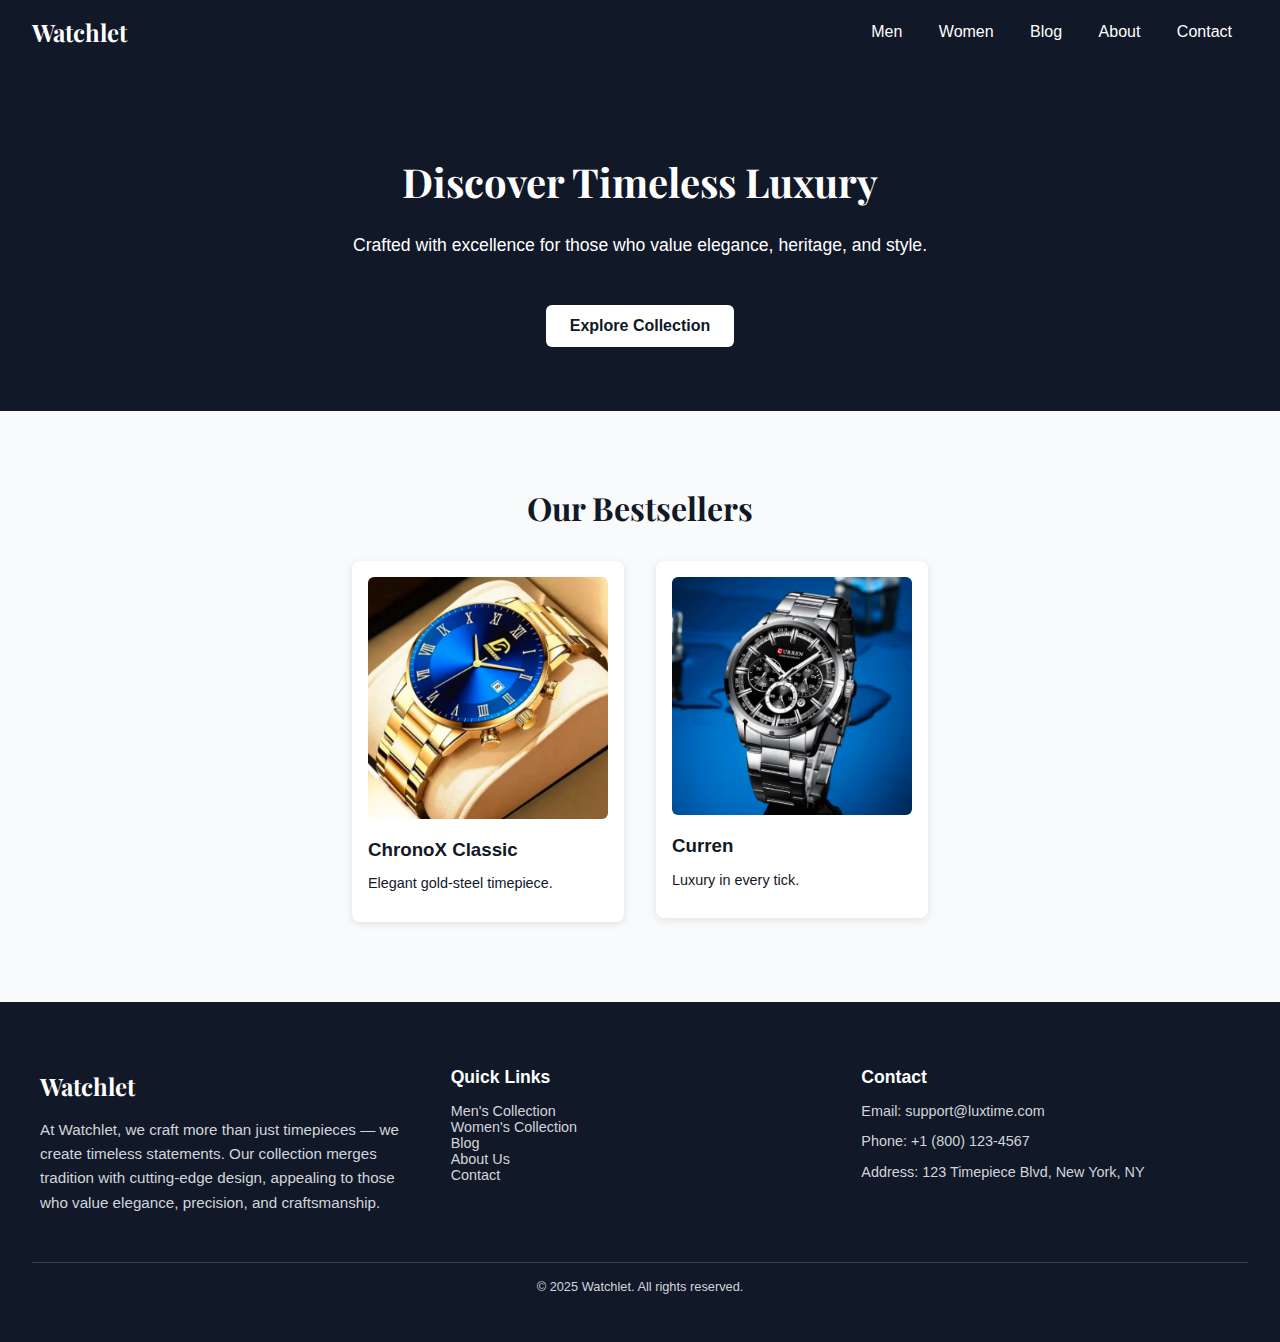
<file: index.html>
<!DOCTYPE html>

<html lang="en">
<head>
<meta charset="utf-8"/>
<meta content="width=device-width, initial-scale=1.0" name="viewport"/>
<title>Watchlet - Premium Watches</title>
<link href="https://fonts.googleapis.com/css2?family=Playfair+Display&amp;display=swap" rel="stylesheet"/>
</head>
<body style="margin: 0; font-family: Arial, sans-serif; background-color: #f9fafb; color: #111827;">
<header style="background-color: #111827; padding: 1rem 2rem; color: white; display: flex; justify-content: space-between; align-items: center;">
<h1 style="font-family: 'Playfair Display', serif; font-size: 1.5rem; margin: 0;">Watchlet</h1>
<nav>
<a href="Men.html" style="color: white; margin: 0 1rem; text-decoration: none;">Men</a>
<a href="Women.html" style="color: white; margin: 0 1rem; text-decoration: none;">Women</a>
<a href="Blog.html" style="color: white; margin: 0 1rem; text-decoration: none;">Blog</a>
<a href="About.html" style="color: white; margin: 0 1rem; text-decoration: none;">About</a>
<a href="Contact.html" style="color: white; margin: 0 1rem; text-decoration: none;">Contact</a>
</nav>
</header>
<section style="padding: 4rem 2rem; background-color: #111827; color: white; text-align: center;">
<h1 style="font-family: 'Playfair Display', serif; font-size: 2.5rem;">Discover Timeless Luxury</h1>
<p style="font-size: 1.1rem; margin-top: 1rem;">Crafted with excellence for those who value elegance, heritage, and style.</p>
<a href="Men.html" style="display: inline-block; margin-top: 2rem; padding: 0.75rem 1.5rem; background-color: white; color: #111827; border-radius: 6px; text-decoration: none; font-weight: bold;">Explore Collection</a>
</section>
<section style="padding: 3rem 2rem;">
<h2 style="text-align: center; font-family: 'Playfair Display', serif; font-size: 2rem; margin-bottom: 2rem;">Our Bestsellers</h2>
<div style="display: flex; flex-wrap: wrap; gap: 2rem; justify-content: center;">
<a href="product.html" style="text-decoration: none; color: inherit;">
<div style="background: white; padding: 1rem; border-radius: 8px; box-shadow: 0 2px 8px rgba(0,0,0,0.1); max-width: 240px;">
<img alt="Watch" src="assets/images/image.png" style="width: 100%; border-radius: 6px;"/>
<h3 style="margin: 1rem 0 0.5rem;">ChronoX Classic</h3>
<p style="font-size: 0.9rem;">Elegant gold-steel timepiece.</p>
</div>
</a>
<a href="product.html" style="text-decoration: none; color: inherit;">
<div style="background: white; padding: 1rem; border-radius: 8px; box-shadow: 0 2px 8px rgba(0,0,0,0.1); max-width: 240px;">
<img alt="Watch" src="assets/images/watch.png" style="width: 100%; border-radius: 6px;"/>
<h3 style="margin: 1rem 0 0.5rem;">Curren</h3>
<p style="font-size: 0.9rem;">Luxury in every tick.</p>
</div>
</a>
</div>
</section>
<footer style="background-color: #111827; color: #d1d5db; padding: 3rem 2rem; margin-top: 2rem;">
<div style="max-width: 1200px; margin: auto; display: flex; flex-wrap: wrap; gap: 2rem; justify-content: space-between;">
<div style="flex: 1; min-width: 250px;">
<h2 style="font-family: 'Playfair Display', serif; font-size: 1.5rem; margin-bottom: 1rem; color: white;">Watchlet</h2>
<p style="font-size: 0.95rem; line-height: 1.6;">
        At Watchlet, we craft more than just timepieces — we create timeless statements. Our collection merges tradition with cutting-edge design, appealing to those who value elegance, precision, and craftsmanship.
      </p>
</div>
<div style="flex: 1; min-width: 200px;">
<h3 style="color: white; font-size: 1.1rem; margin-bottom: 0.75rem;">Quick Links</h3>
<ul style="list-style: none; padding: 0; font-size: 0.9rem;">
<li><a href="Men.html" style="color: #d1d5db; text-decoration: none;">Men's Collection</a></li>
<li><a href="Women.html" style="color: #d1d5db; text-decoration: none;">Women's Collection</a></li>
<li><a href="Blog.html" style="color: #d1d5db; text-decoration: none;">Blog</a></li>
<li><a href="About.html" style="color: #d1d5db; text-decoration: none;">About Us</a></li>
<li><a href="Contact.html" style="color: #d1d5db; text-decoration: none;">Contact</a></li>
</ul>
</div>
<div style="flex: 1; min-width: 200px;">
<h3 style="color: white; font-size: 1.1rem; margin-bottom: 0.75rem;">Contact</h3>
<p style="font-size: 0.9rem;">Email: support@luxtime.com</p>
<p style="font-size: 0.9rem;">Phone: +1 (800) 123-4567</p>
<p style="font-size: 0.9rem;">Address: 123 Timepiece Blvd, New York, NY</p>
</div>
</div>
<div style="text-align: center; margin-top: 2rem; font-size: 0.8rem; border-top: 1px solid #374151; padding-top: 1rem;">
    © 2025 Watchlet. All rights reserved.
  </div>
</footer>
</body>
</html>
</file>
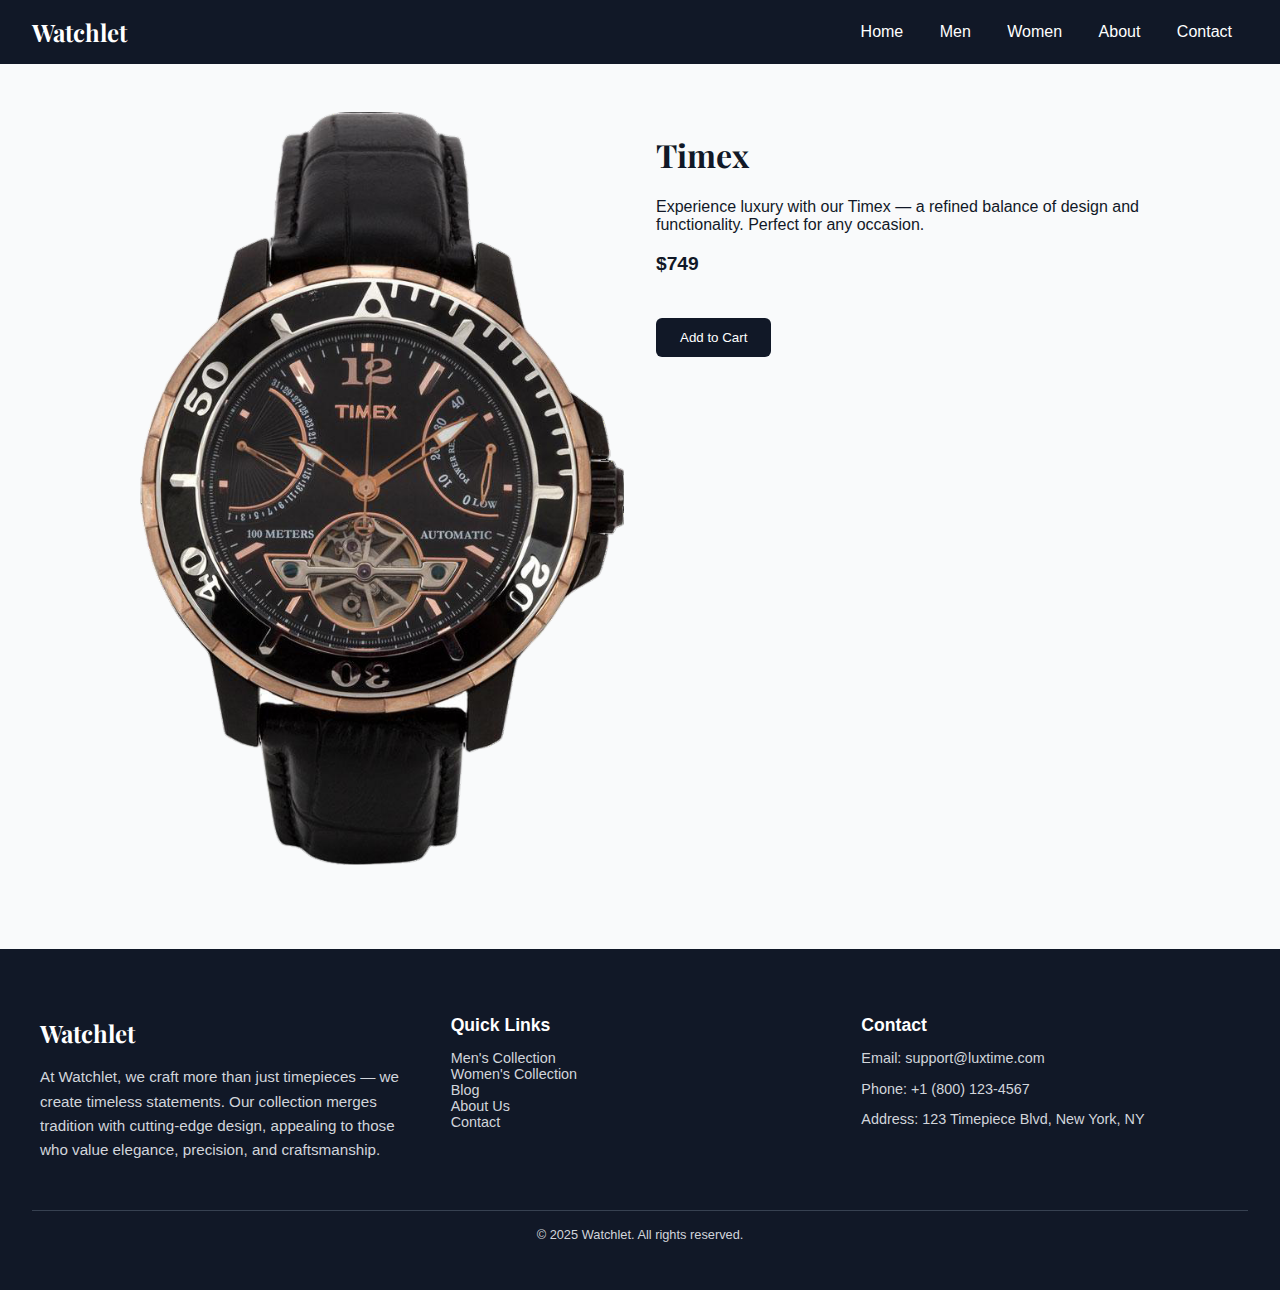
<file: product.html>
<!DOCTYPE html>

<html lang="en">
<head>
<meta charset="utf-8"/>
<meta content="width=device-width, initial-scale=1.0" name="viewport"/>
<title>Product Details - Watchlet</title>
<link href="https://fonts.googleapis.com/css2?family=Playfair+Display&amp;display=swap" rel="stylesheet"/>
</head>
<body style="margin: 0; font-family: Arial, sans-serif; background-color: #f9fafb; color: #111827;">
<header style="background-color: #111827; padding: 1rem 2rem; color: white; display: flex; justify-content: space-between; align-items: center;">
<h1 style="font-family: 'Playfair Display', serif; font-size: 1.5rem; margin: 0;">Watchlet</h1>
<nav>
  <a href="Blog.html" style="color: white; margin: 0 1rem; text-decoration: none;">Home</a>
<a href="Men.html" style="color: white; margin: 0 1rem; text-decoration: none;">Men</a>
<a href="Women.html" style="color: white; margin: 0 1rem; text-decoration: none;">Women</a>
<a href="About.html" style="color: white; margin: 0 1rem; text-decoration: none;">About</a>
<a href="Contact.html" style="color: white; margin: 0 1rem; text-decoration: none;">Contact</a>
</nav>
</header>
<section style="display: flex; flex-wrap: wrap; gap: 2rem; padding: 3rem 2rem; max-width: 1000px; margin: auto;">
<div style="flex: 1; min-width: 300px;">
<img alt="Product Image" src="assets/images/Home_page/arrival-2.png" style="width: 100%; border-radius: 8px;"/>
</div>
<div style="flex: 1; min-width: 300px;">
<h1 style="font-family: 'Playfair Display', serif; font-size: 2rem;">Timex</h1>
<p style="margin: 1rem 0;">Experience luxury with our Timex — a refined balance of design and functionality. Perfect for any occasion.</p>
<p style="font-size: 1.2rem; font-weight: bold;">$749</p>
<button style="margin-top: 1.5rem; padding: 0.75rem 1.5rem; background-color: #111827; color: white; border: none; border-radius: 6px; cursor: pointer;">Add to Cart</button>
</div>
</section>
<footer style="background-color: #111827; color: #d1d5db; padding: 3rem 2rem; margin-top: 2rem;">
<div style="max-width: 1200px; margin: auto; display: flex; flex-wrap: wrap; gap: 2rem; justify-content: space-between;">
<div style="flex: 1; min-width: 250px;">
<h2 style="font-family: 'Playfair Display', serif; font-size: 1.5rem; margin-bottom: 1rem; color: white;">Watchlet</h2>
<p style="font-size: 0.95rem; line-height: 1.6;">
        At Watchlet, we craft more than just timepieces — we create timeless statements. Our collection merges tradition with cutting-edge design, appealing to those who value elegance, precision, and craftsmanship.
      </p>
</div>
<div style="flex: 1; min-width: 200px;">
<h3 style="color: white; font-size: 1.1rem; margin-bottom: 0.75rem;">Quick Links</h3>
<ul style="list-style: none; padding: 0; font-size: 0.9rem;">
<li><a href="Men.html" style="color: #d1d5db; text-decoration: none;">Men's Collection</a></li>
<li><a href="Women.html" style="color: #d1d5db; text-decoration: none;">Women's Collection</a></li>
<li><a href="Blog.html" style="color: #d1d5db; text-decoration: none;">Blog</a></li>
<li><a href="About.html" style="color: #d1d5db; text-decoration: none;">About Us</a></li>
<li><a href="Contact.html" style="color: #d1d5db; text-decoration: none;">Contact</a></li>
</ul>
</div>
<div style="flex: 1; min-width: 200px;">
<h3 style="color: white; font-size: 1.1rem; margin-bottom: 0.75rem;">Contact</h3>
<p style="font-size: 0.9rem;">Email: support@luxtime.com</p>
<p style="font-size: 0.9rem;">Phone: +1 (800) 123-4567</p>
<p style="font-size: 0.9rem;">Address: 123 Timepiece Blvd, New York, NY</p>
</div>
</div>
<div style="text-align: center; margin-top: 2rem; font-size: 0.8rem; border-top: 1px solid #374151; padding-top: 1rem;">
    © 2025 Watchlet. All rights reserved.
  </div>
</footer>
</body>
</html>
</file>
